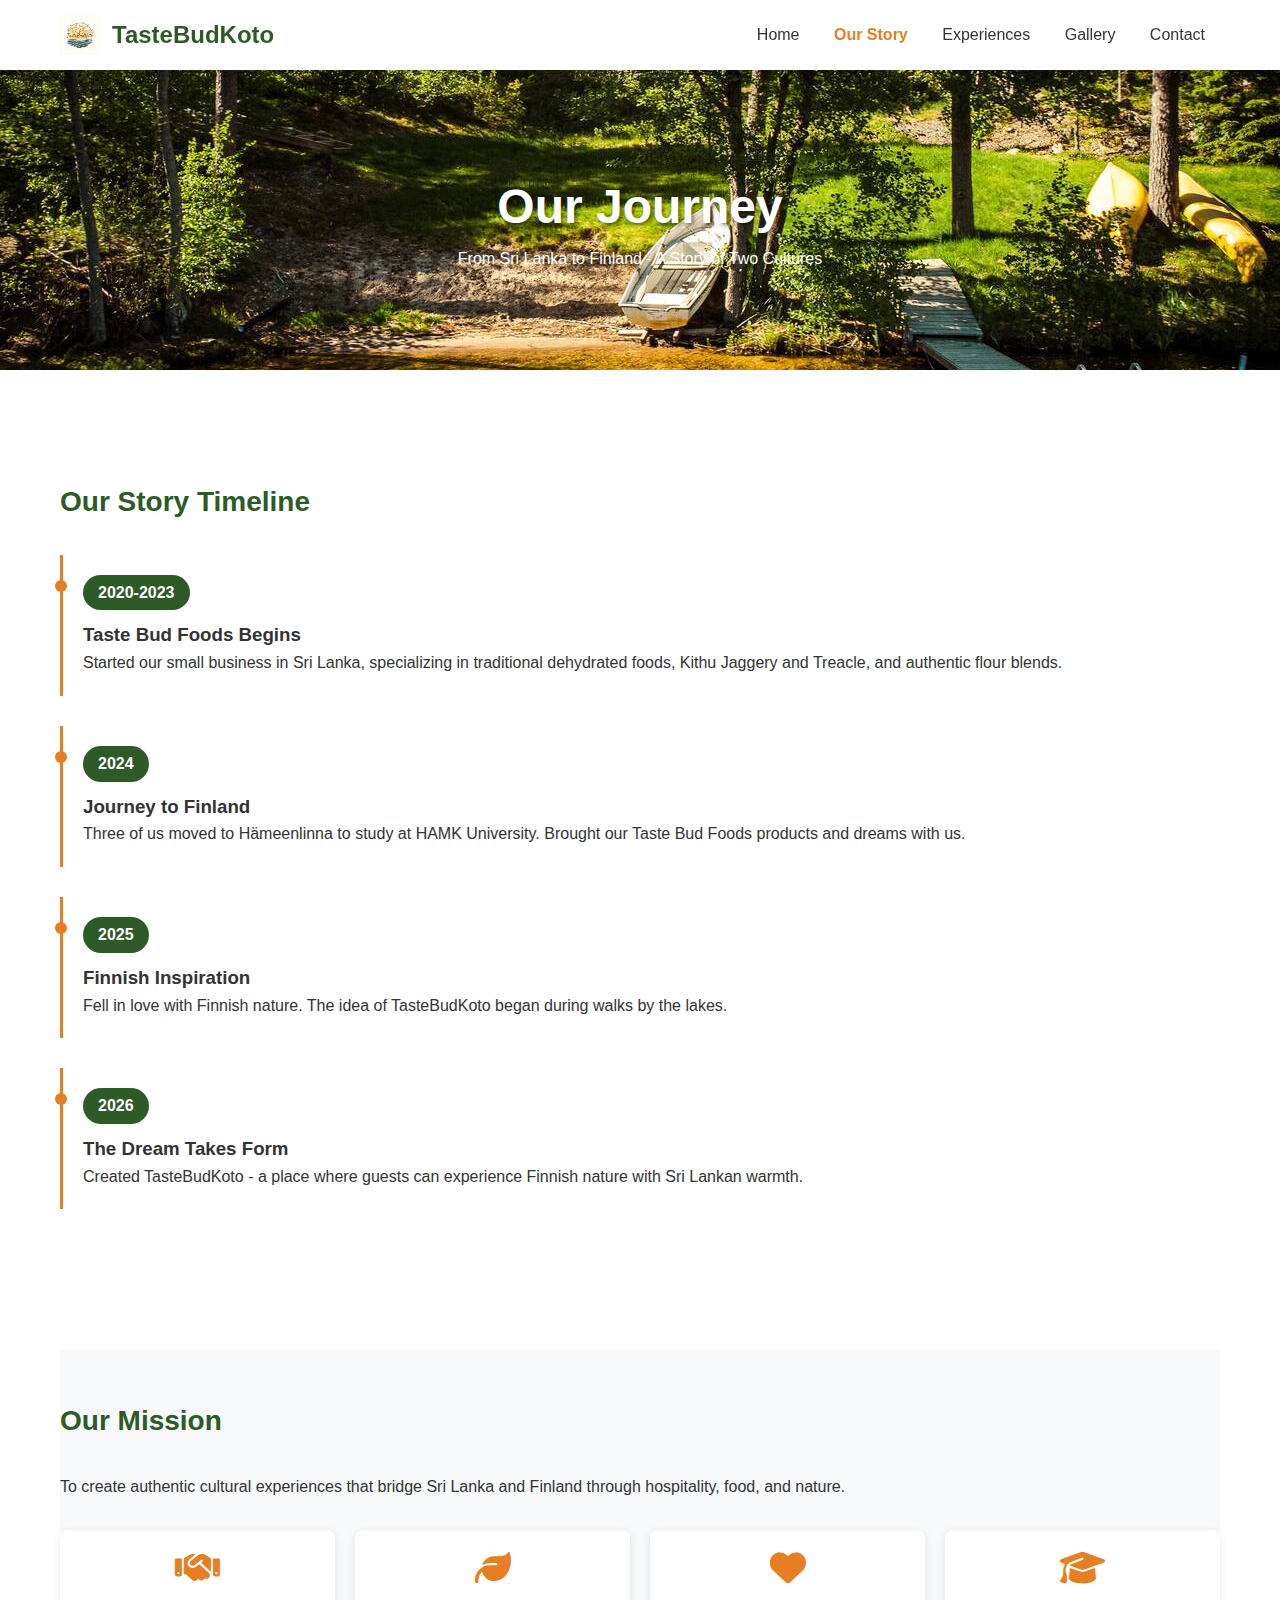
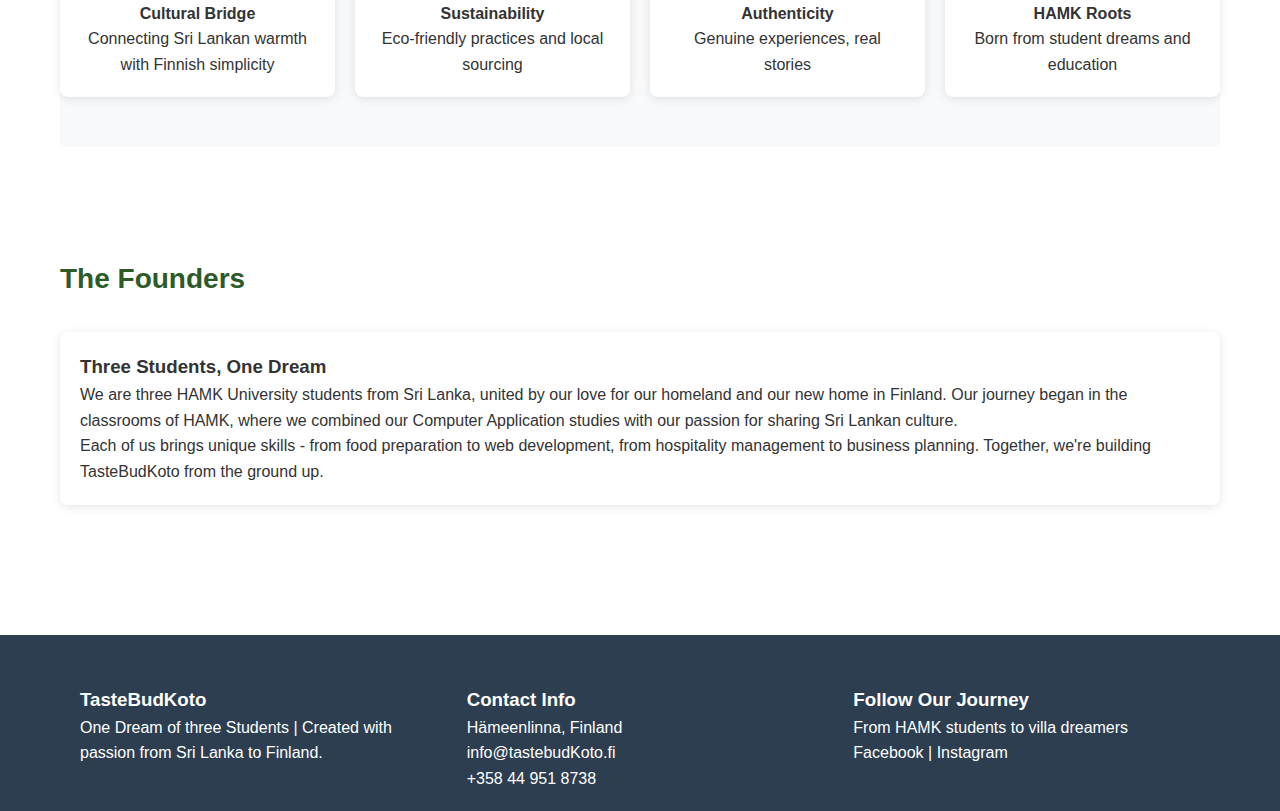
<file: about.html>
<!DOCTYPE html>
<html lang="en">
<head>
    <meta charset="UTF-8">
    <meta name="viewport" content="width=device-width, initial-scale=1.0">
    <title>Our Story - TasteBudKoto</title>
    <link rel="stylesheet" href="css/style.css">
    <link rel="stylesheet" href="css/about.css">
    <link rel="stylesheet" href="https://cdnjs.cloudflare.com/ajax/libs/font-awesome/6.4.0/css/all.min.css">
</head>
<body>
    <!-- Navigation -->
    <nav>
        <div class="nav-container">
            <a href="index.html" class="logo">
                <img src="images/logo.png" alt="TasteBudKoto Logo" class="logo-img">
                <span>TasteBudKoto</span>
            </a>
            <div class="nav-links">
                <a href="index.html">Home</a>
                <a href="about.html" style="color: #e67e22; font-weight: bold;">Our Story</a>
                <a href="experiences.html">Experiences</a>
                <a href="gallery.html">Gallery</a>
                <a href="contact.html">Contact</a>
            </div>
        </div>
    </nav>

    <!-- Page Header -->
    <header class="page-header">
        <div>
            <h1>Our Journey</h1>
            <p>From Sri Lanka to Finland - A Story of Two Cultures</p>
        </div>
    </header>

    <!-- Main Content -->
    <div class="container">
        <!-- Timeline Section -->
        <section class="timeline">
            <h2>Our Story Timeline</h2>
            
            <div class="timeline-item">
                <div class="timeline-date">2020-2023</div>
                <h3>Taste Bud Foods Begins</h3>
                <p>Started our small business in Sri Lanka, specializing in traditional dehydrated foods, Kithu Jaggery and Treacle, and authentic flour blends.</p>
            </div>
            
            <div class="timeline-item">
                <div class="timeline-date">2024</div>
                <h3>Journey to Finland</h3>
                <p>Three of us moved to Hämeenlinna to study at HAMK University. Brought our Taste Bud Foods products and dreams with us.</p>
            </div>
            
            <div class="timeline-item">
                <div class="timeline-date">2025</div>
                <h3>Finnish Inspiration</h3>
                <p>Fell in love with Finnish nature. The idea of TasteBudKoto began during walks by the lakes.</p>
            </div>
            
            <div class="timeline-item">
                <div class="timeline-date">2026</div>
                <h3>The Dream Takes Form</h3>
                <p>Created TasteBudKoto - a place where guests can experience Finnish nature with Sri Lankan warmth.</p>
            </div>
        </section>

        <!-- Mission Section -->
        <section class="mission-section">
            <h2>Our Mission</h2>
            <p>To create authentic cultural experiences that bridge Sri Lanka and Finland through hospitality, food, and nature.</p>
            
            <div class="values-grid">
                <div class="value-item">
                    <i class="fas fa-handshake"></i>
                    <h4>Cultural Bridge</h4>
                    <p>Connecting Sri Lankan warmth with Finnish simplicity</p>
                </div>
                
                <div class="value-item">
                    <i class="fas fa-leaf"></i>
                    <h4>Sustainability</h4>
                    <p>Eco-friendly practices and local sourcing</p>
                </div>
                
                <div class="value-item">
                    <i class="fas fa-heart"></i>
                    <h4>Authenticity</h4>
                    <p>Genuine experiences, real stories</p>
                </div>
                
                <div class="value-item">
                    <i class="fas fa-graduation-cap"></i>
                    <h4>HAMK Roots</h4>
                    <p>Born from student dreams and education</p>
                </div>
            </div>
        </section>

        <!-- Founders Section -->
        <section class="founders">
            <h2>The Founders</h2>
            <div class="founder-card">
                <h3>Three Students, One Dream</h3>
                <p>We are three HAMK University students from Sri Lanka, united by our love for our homeland and our new home in Finland. Our journey began in the classrooms of HAMK, where we combined our Computer Application studies with our passion for sharing Sri Lankan culture.</p>
                <p>Each of us brings unique skills - from food preparation to web development, from hospitality management to business planning. Together, we're building TasteBudKoto from the ground up.</p>
            </div>
        </section>
    </div>

    <!-- Footer -->
    <footer>
        <div class="footer-content">
            <div class="footer-section">
                <h3>TasteBudKoto</h3>
                <p>One Dream of three Students | Created with passion from Sri Lanka to Finland.</p>
            </div>
            
            <div class="footer-section">
                <h3>Contact Info</h3>
                <p>Hämeenlinna, Finland</p>
                <p>info@tastebudKoto.fi</p>
                <p>+358 44 951 8738</p>
            </div>
            
            <div class="footer-section">
                <h3>Follow Our Journey</h3>
                <p>From HAMK students to villa dreamers</p>
                <p>Facebook | Instagram</p>
            </div>
        </div>
    </footer>
</body>
</html>
</file>
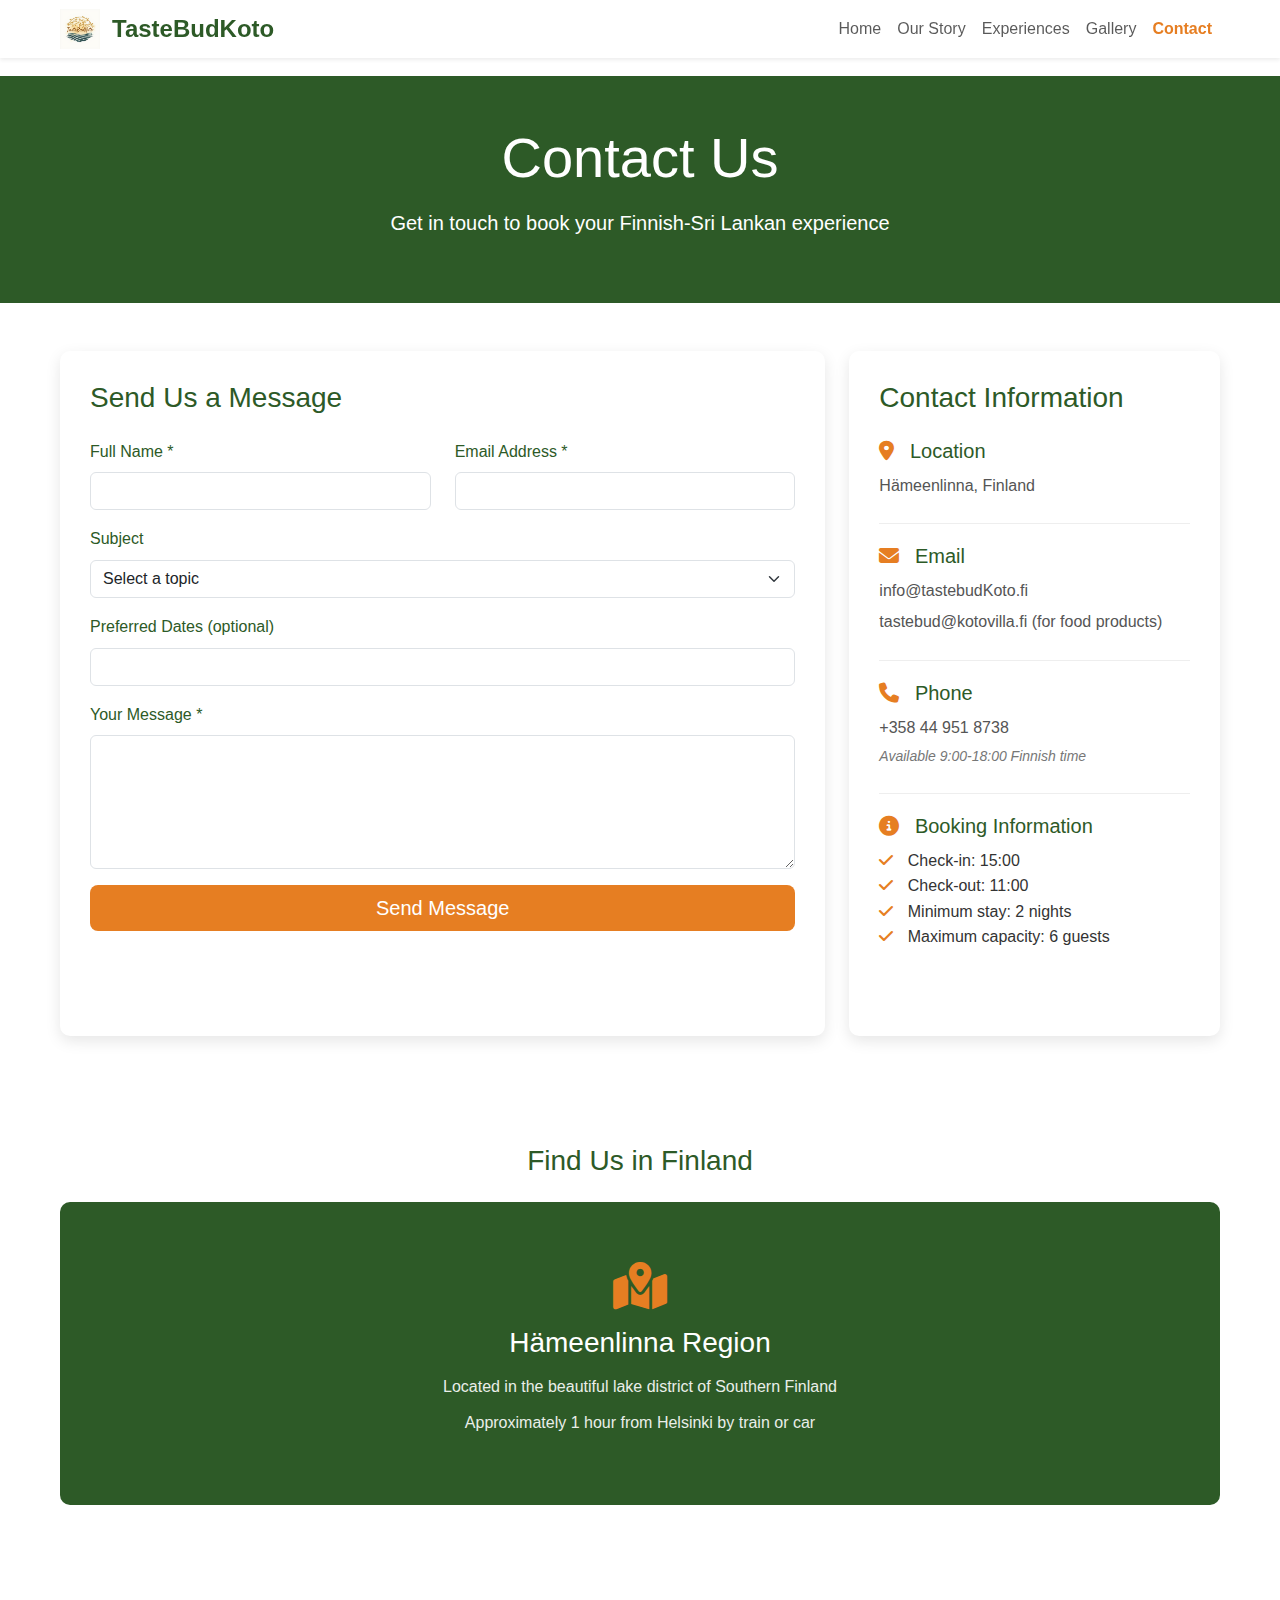
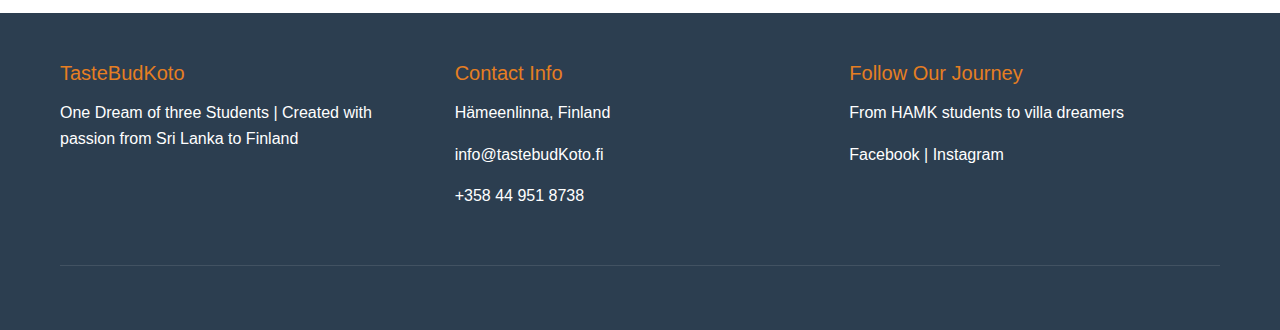
<file: contact.html>
<!DOCTYPE html>
<html lang="en">
<head>
    <meta charset="UTF-8">
    <meta name="viewport" content="width=device-width, initial-scale=1.0">
    <title>Contact - TasteBudKoto</title>
    <!-- Bootstrap CSS -->
    <link href="https://cdn.jsdelivr.net/npm/bootstrap@5.3.0/dist/css/bootstrap.min.css" rel="stylesheet">
    <!-- External CSS files -->
    <link rel="stylesheet" href="css/style.css">
    <link rel="stylesheet" href="css/contact.css">
    <!-- Font Awesome for icons -->
    <link rel="stylesheet" href="https://cdnjs.cloudflare.com/ajax/libs/font-awesome/6.4.0/css/all.min.css">
</head>
<body>
    <!-- Navigation using Bootstrap navbar -->
    <nav class="navbar navbar-expand-lg navbar-light bg-white fixed-top shadow-sm">
        <div class="container">
            <a href="index.html" class="logo">
                <img src="images/logo.png" alt="TasteBudKoto Logo" class="logo-img">
                <span>TasteBudKoto</span>
            </a>
            <div class="navbar-nav">
                <a class="nav-link" href="index.html">Home</a>
                <a class="nav-link" href="about.html">Our Story</a>
                <a class="nav-link" href="experiences.html">Experiences</a>
                <a class="nav-link" href="gallery.html">Gallery</a>
                <a class="nav-link active text-orange fw-bold" href="contact.html">Contact</a>
            </div>
        </div>
    </nav>

    <!-- Page Header -->
    <header class="page-header bg-green text-white text-center py-5 mt-5">
        <div class="container">
            <h1 class="display-4 mb-3">Contact Us</h1>
            <p class="lead">Get in touch to book your Finnish-Sri Lankan experience</p>
        </div>
    </header>

    <!-- Main Content -->
    <main class="container my-5">
        <!-- Contact Form and Info -->
        <div class="row g-4">
            <!-- Contact Form -->
            <div class="col-lg-8">
                <div class="contact-card">
                    <h2 class="text-green mb-4">Send Us a Message</h2>
                    <form>
                        <div class="row mb-3">
                            <div class="col-md-6">
                                <label for="name" class="form-label text-green">Full Name *</label>
                                <input type="text" class="form-control" id="name" required>
                            </div>
                            <div class="col-md-6">
                                <label for="email" class="form-label text-green">Email Address *</label>
                                <input type="email" class="form-control" id="email" required>
                            </div>
                        </div>
                        
                        <div class="mb-3">
                            <label for="subject" class="form-label text-green">Subject</label>
                            <select class="form-select" id="subject">
                                <option value="">Select a topic</option>
                                <option value="booking">Booking Inquiry</option>
                                <option value="food">Food Products</option>
                                <option value="experience">Experience Questions</option>
                                <option value="other">Other</option>
                            </select>
                        </div>
                        
                        <div class="mb-3">
                            <label for="dates" class="form-label text-green">Preferred Dates (optional)</label>
                            <input type="text" class="form-control" id="dates" >
                        </div>
                        
                        <div class="mb-3">
                            <label for="message" class="form-label text-green">Your Message *</label>
                            <textarea class="form-control" id="message" rows="5" required></textarea>
                        </div>
                        
                        <button type="submit" class="btn btn-orange btn-lg w-100">Send Message</button>
                    </form>
                </div>
            </div>

            <!-- Contact Information -->
            <div class="col-lg-4">
                <div class="contact-card">
                    <h3 class="text-green mb-4">Contact Information</h3>
                    
                    <div class="contact-item">
                        <h5 class="text-green"><i class="fas fa-map-marker-alt"></i> Location</h5>
                        <p>Hämeenlinna, Finland</p>
                    </div>
                    
                    <div class="contact-item">
                        <h5 class="text-green"><i class="fas fa-envelope"></i> Email</h5>
                        <p>info@tastebudKoto.fi</p>
                        <p>tastebud@kotovilla.fi (for food products)</p>
                    </div>
                    
                    <div class="contact-item">
                        <h5 class="text-green"><i class="fas fa-phone"></i> Phone</h5>
                        <p>+358 44 951 8738</p>
                        <p class="small">Available 9:00-18:00 Finnish time</p>
                    </div>
                    
                    <div class="contact-item">
                        <h5 class="text-green"><i class="fas fa-info-circle"></i> Booking Information</h5>
                        <ul class="list-unstyled">
                            <li><i class="fas fa-check text-orange"></i> Check-in: 15:00</li>
                            <li><i class="fas fa-check text-orange"></i> Check-out: 11:00</li>
                            <li><i class="fas fa-check text-orange"></i> Minimum stay: 2 nights</li>
                            <li><i class="fas fa-check text-orange"></i> Maximum capacity: 6 guests</li>
                        </ul>
                    </div>
                </div>
            </div>
        </div>

        <!-- Map Section -->
        <section class="my-5">
            <h2 class="text-center text-green mb-4">Find Us in Finland</h2>
            <div class="map-placeholder text-center">
                <i class="fas fa-map-marked-alt fa-3x mb-3"></i>
                <h3>Hämeenlinna Region</h3>
                <p>Located in the beautiful lake district of Southern Finland</p>
                <p>Approximately 1 hour from Helsinki by train or car</p>
            </div>
        </section>
    </main>

    <!-- Footer -->
    <footer class="py-5 mt-5">
        <div class="container">
            <div class="row">
                <div class="col-md-4 mb-4">
                    <h5>TasteBudKoto</h5>
                    <p>One Dream of three Students | Created with passion from Sri Lanka to Finland</p>
                </div>
                <div class="col-md-4 mb-4">
                    <h5>Contact Info</h5>
                    <p>Hämeenlinna, Finland</p>
                    <p>info@tastebudKoto.fi</p>
                    <p>+358 44 951 8738</p>
                </div>
                <div class="col-md-4 mb-4">
                    <h5>Follow Our Journey</h5>
                    <p>From HAMK students to villa dreamers</p>
                    <p>Facebook | Instagram</p>
                </div>
            </div>
            <hr class="bg-light">
        </div>
    </footer>

    <!-- Bootstrap JS -->
    <script src="https://cdn.jsdelivr.net/npm/bootstrap@5.3.0/dist/js/bootstrap.bundle.min.js"></script>
</body>
</html>
</file>
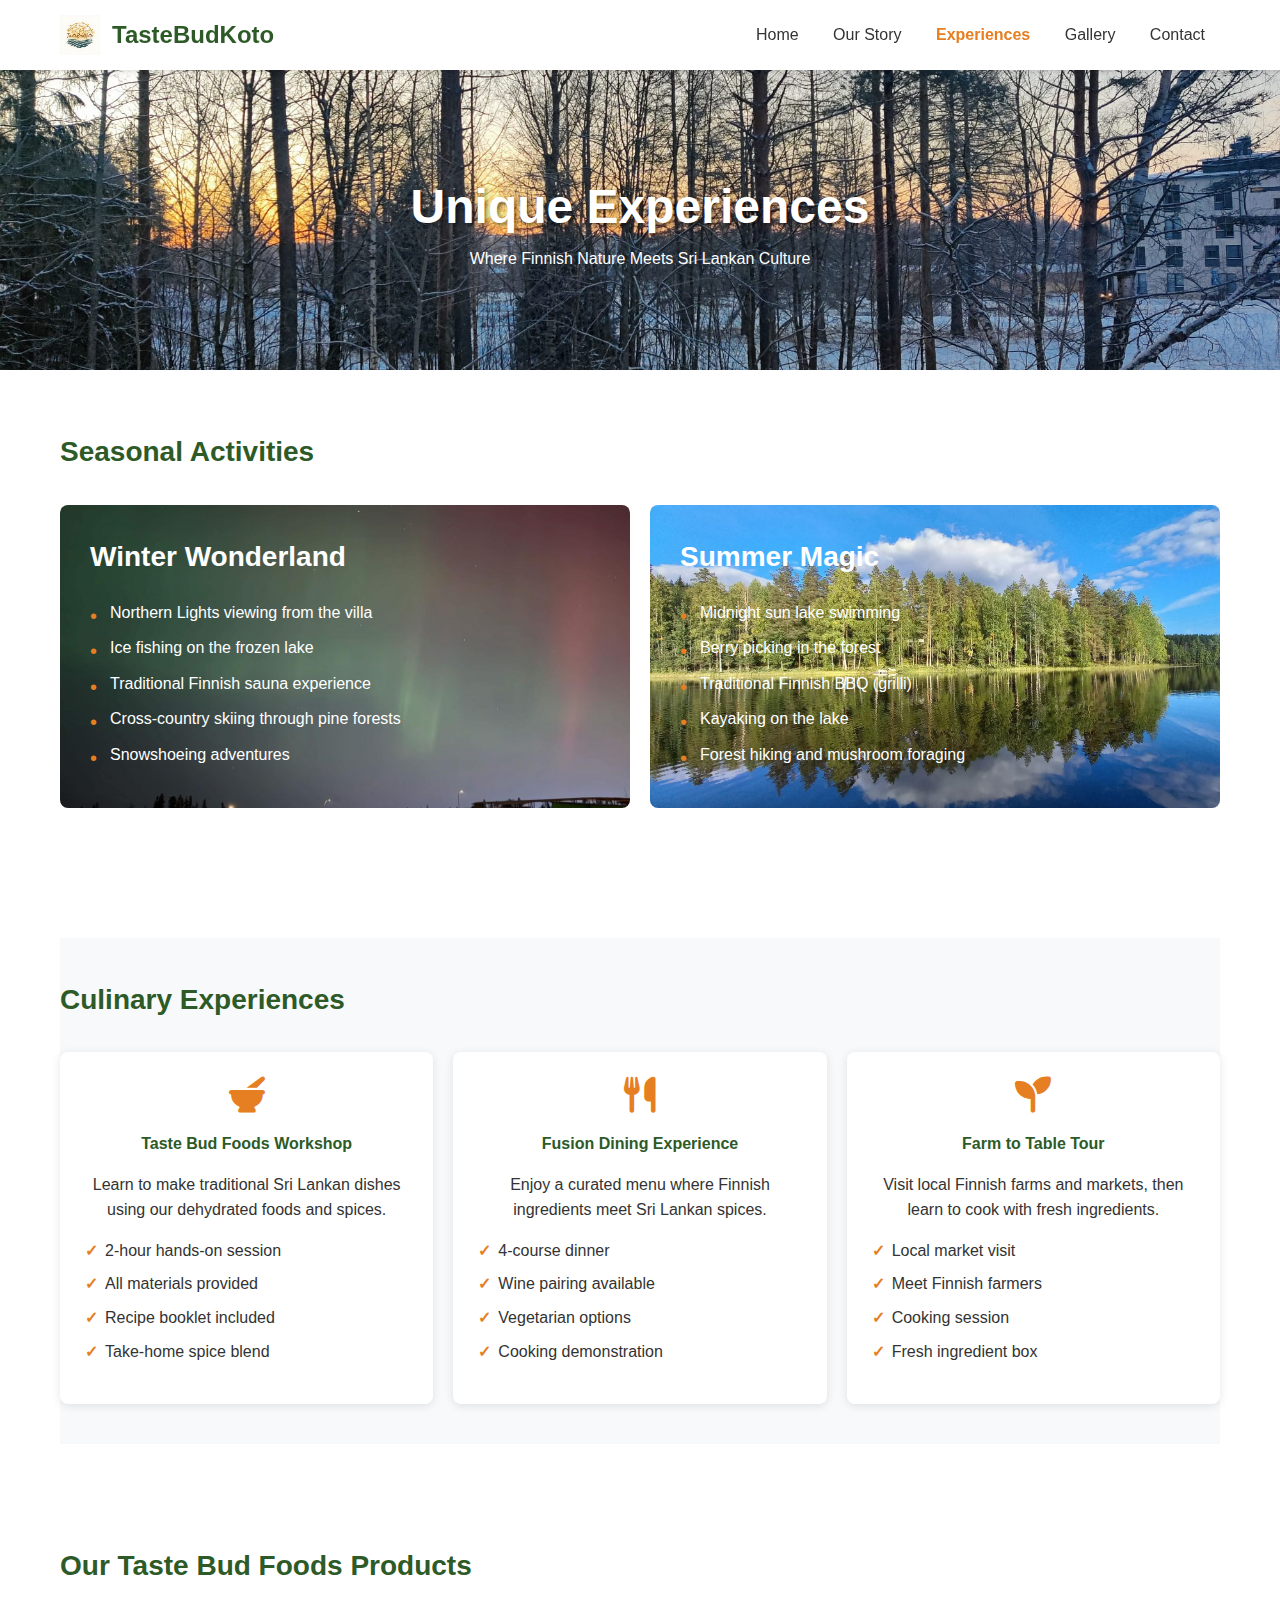
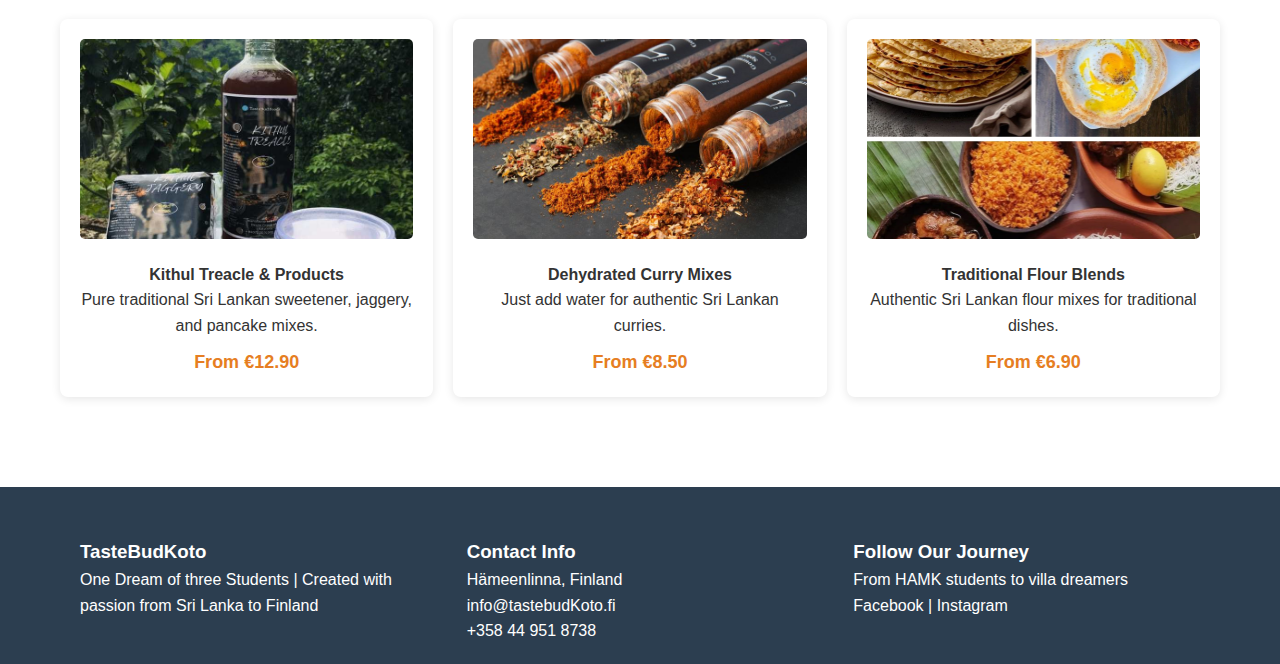
<file: experiences.html>
<!DOCTYPE html>
<html lang="en">
<head>
    <meta charset="UTF-8">
    <meta name="viewport" content="width=device-width, initial-scale=1.0">
    <title>Experiences - TasteBudKoto</title>
    <link rel="stylesheet" href="css/style.css">
    <link rel="stylesheet" href="css/experiences.css">
    <link rel="stylesheet" href="https://cdnjs.cloudflare.com/ajax/libs/font-awesome/6.4.0/css/all.min.css">
</head>
<body>
    <!-- Navigation -->
    <nav>
        <div class="nav-container">
            <a href="index.html" class="logo">
                <img src="images/logo.png" alt="TasteBudKoto Logo" class="logo-img">
                <span>TasteBudKoto</span>
            </a>
            <div class="nav-links">
                <a href="index.html">Home</a>
                <a href="about.html">Our Story</a>
                <a href="experiences.html" style="color: #e67e22; font-weight: bold;">Experiences</a>
                <a href="gallery.html">Gallery</a>
                <a href="contact.html">Contact</a>
            </div>
        </div>
    </nav>

    <!-- Page Header -->
    <header class="page-header">
        <div>
            <h1>Unique Experiences</h1>
            <p>Where Finnish Nature Meets Sri Lankan Culture</p>
        </div>
    </header>

    <!-- Main Content -->
    <div class="container">
        <!-- Seasonal Experiences -->
        <section>
            <h2>Seasonal Activities</h2>
            <div class="season-cards">
                <div class="season-card winter-card">
                    <h3>Winter Wonderland</h3>
                    <ul>
                        <li>Northern Lights viewing from the villa</li>
                        <li>Ice fishing on the frozen lake</li>
                        <li>Traditional Finnish sauna experience</li>
                        <li>Cross-country skiing through pine forests</li>
                        <li>Snowshoeing adventures</li>
                    </ul>
                </div>
                
                <div class="season-card summer-card">
                    <h3>Summer Magic</h3>
                    <ul>
                        <li>Midnight sun lake swimming</li>
                        <li>Berry picking in the forest</li>
                        <li>Traditional Finnish BBQ (grilli)</li>
                        <li>Kayaking on the lake</li>
                        <li>Forest hiking and mushroom foraging</li>
                    </ul>
                </div>
            </div>
        </section>

        <!-- Culinary Experiences -->
        <section class="culinary-section">
            <h2>Culinary Experiences</h2>
            <div class="culinary-cards">
                <div class="culinary-card">
                    <div class="culinary-icon">
                        <i class="fas fa-mortar-pestle" style="font-size: 36px; color: #e67e22;"></i>
                    </div>
                    <h4>Taste Bud Foods Workshop</h4>
                    <p>Learn to make traditional Sri Lankan dishes using our dehydrated foods and spices.</p>
                    <ul>
                        <li>2-hour hands-on session</li>
                        <li>All materials provided</li>
                        <li>Recipe booklet included</li>
                        <li>Take-home spice blend</li>
                    </ul>
                </div>
                
                <div class="culinary-card">
                    <div class="culinary-icon">
                        <i class="fas fa-utensils" style="font-size: 36px; color: #e67e22;"></i>
                    </div>
                    <h4>Fusion Dining Experience</h4>
                    <p>Enjoy a curated menu where Finnish ingredients meet Sri Lankan spices.</p>
                    <ul>
                        <li>4-course dinner</li>
                        <li>Wine pairing available</li>
                        <li>Vegetarian options</li>
                        <li>Cooking demonstration</li>
                    </ul>
                </div>
                
                <div class="culinary-card">
                    <div class="culinary-icon">
                        <i class="fas fa-seedling" style="font-size: 36px; color: #e67e22;"></i>
                    </div>
                    <h4>Farm to Table Tour</h4>
                    <p>Visit local Finnish farms and markets, then learn to cook with fresh ingredients.</p>
                    <ul>
                        <li>Local market visit</li>
                        <li>Meet Finnish farmers</li>
                        <li>Cooking session</li>
                        <li>Fresh ingredient box</li>
                    </ul>
                </div>
            </div>
        </section>

        <!-- Taste Bud Foods Products -->
        <section>
            <h2>Our Taste Bud Foods Products</h2>
            <div class="product-cards">
                <div class="product-card">
                    <img src="images/kithul-pani.jpg" alt="Kithul Products" class="product-image">
                    <h4>Kithul Treacle & Products</h4>
                    <p>Pure traditional Sri Lankan sweetener, jaggery, and pancake mixes.</p>
                    <div class="price">From €12.90</div>
                </div>
                
                <div class="product-card">
                    <img src="images/Spices-villa.jpg" alt="Curry Mixes" class="product-image">
                    <h4>Dehydrated Curry Mixes</h4>
                    <p>Just add water for authentic Sri Lankan curries.</p>
                    <div class="price">From €8.50</div>
                </div>
                
                <div class="product-card">
                    <img src="images/Food-villa.jpg" alt="Flour Blends" class="product-image">
                    <h4>Traditional Flour Blends</h4>
                    <p>Authentic Sri Lankan flour mixes for traditional dishes.</p>
                    <div class="price">From €6.90</div>
                </div>
            </div>
        </section>
    </div>

    <!-- Footer -->
    <footer>
        <div class="footer-content">
            <div class="footer-section">
                <h3>TasteBudKoto</h3>
                <p>One Dream of three Students | Created with passion from Sri Lanka to Finland</p>
            </div>
            
            <div class="footer-section">
                <h3>Contact Info</h3>
                <p>Hämeenlinna, Finland</p>
                <p>info@tastebudKoto.fi</p>
                <p>+358 44 951 8738</p>
            </div>
            
            <div class="footer-section">
                <h3>Follow Our Journey</h3>
                <p>From HAMK students to villa dreamers</p>
                <p>Facebook | Instagram</p>
            </div>
        </div>
    </footer>
</body>
</html>
</file>
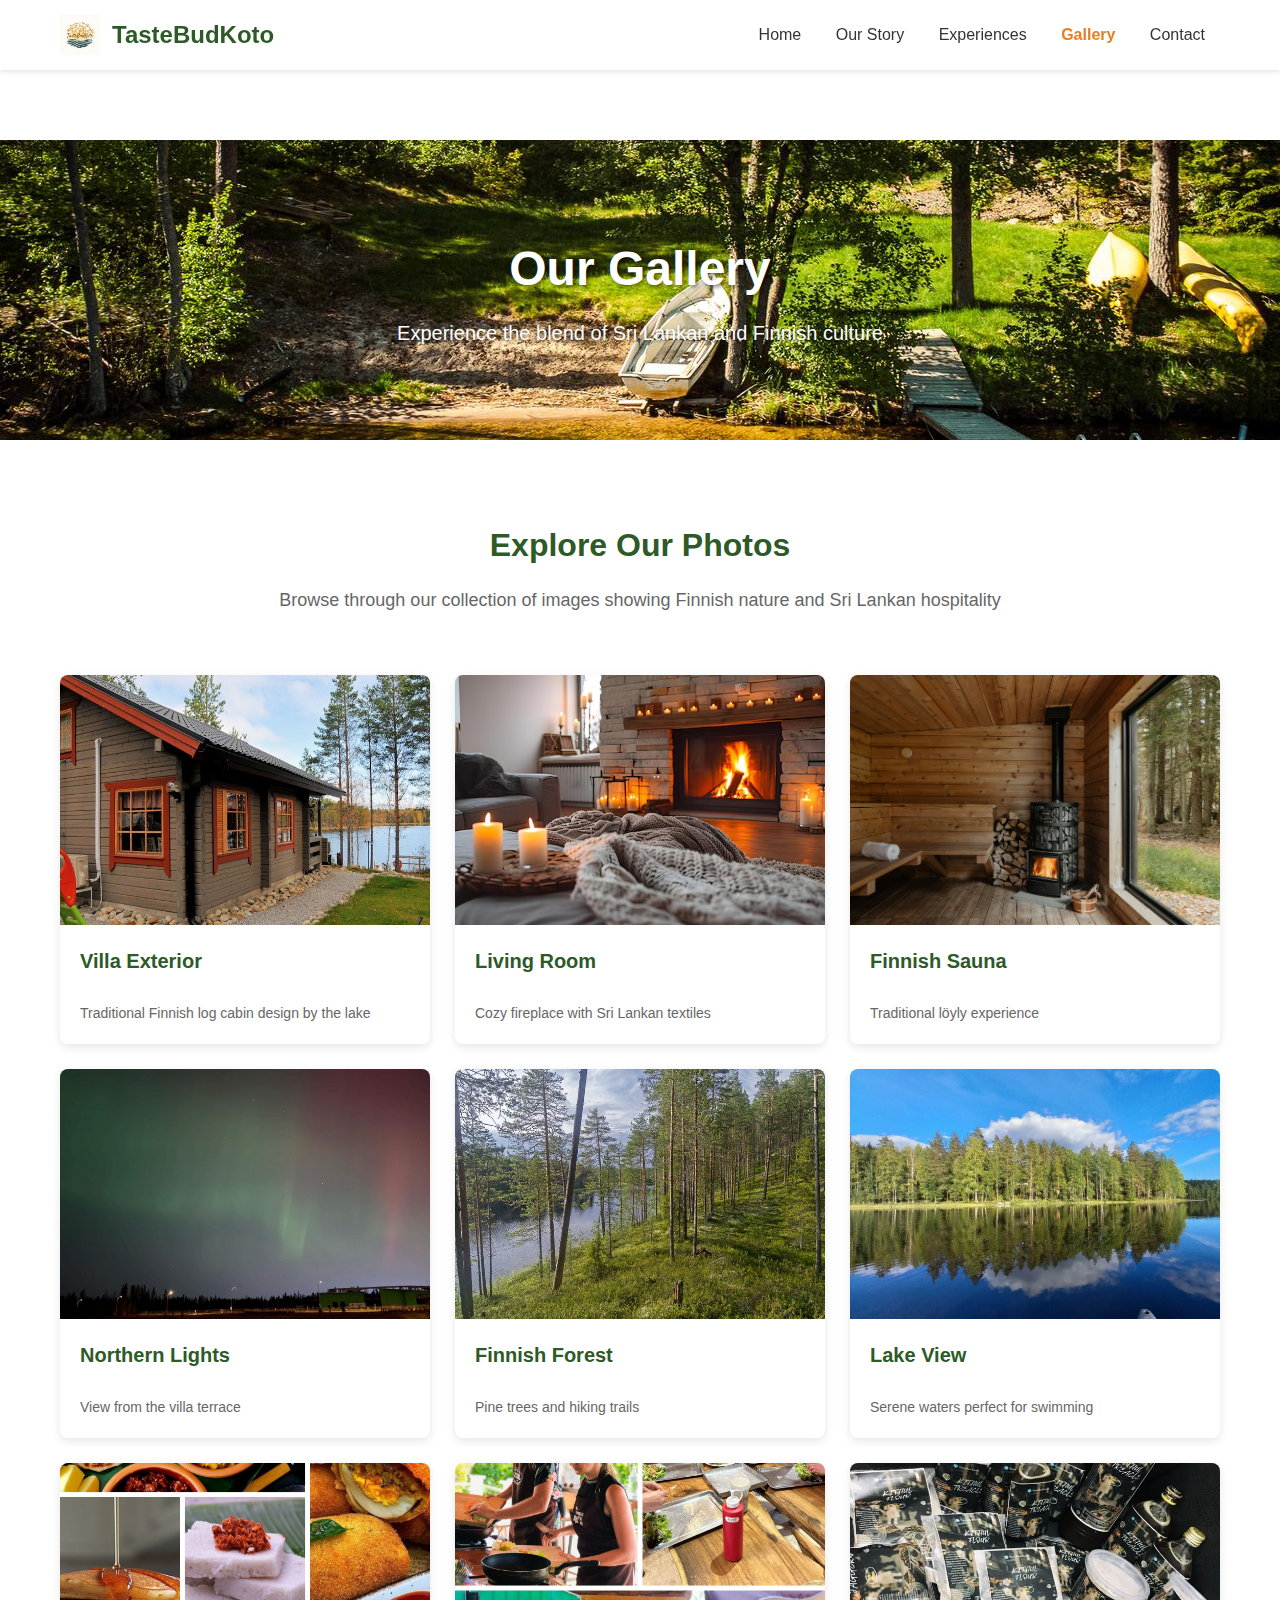
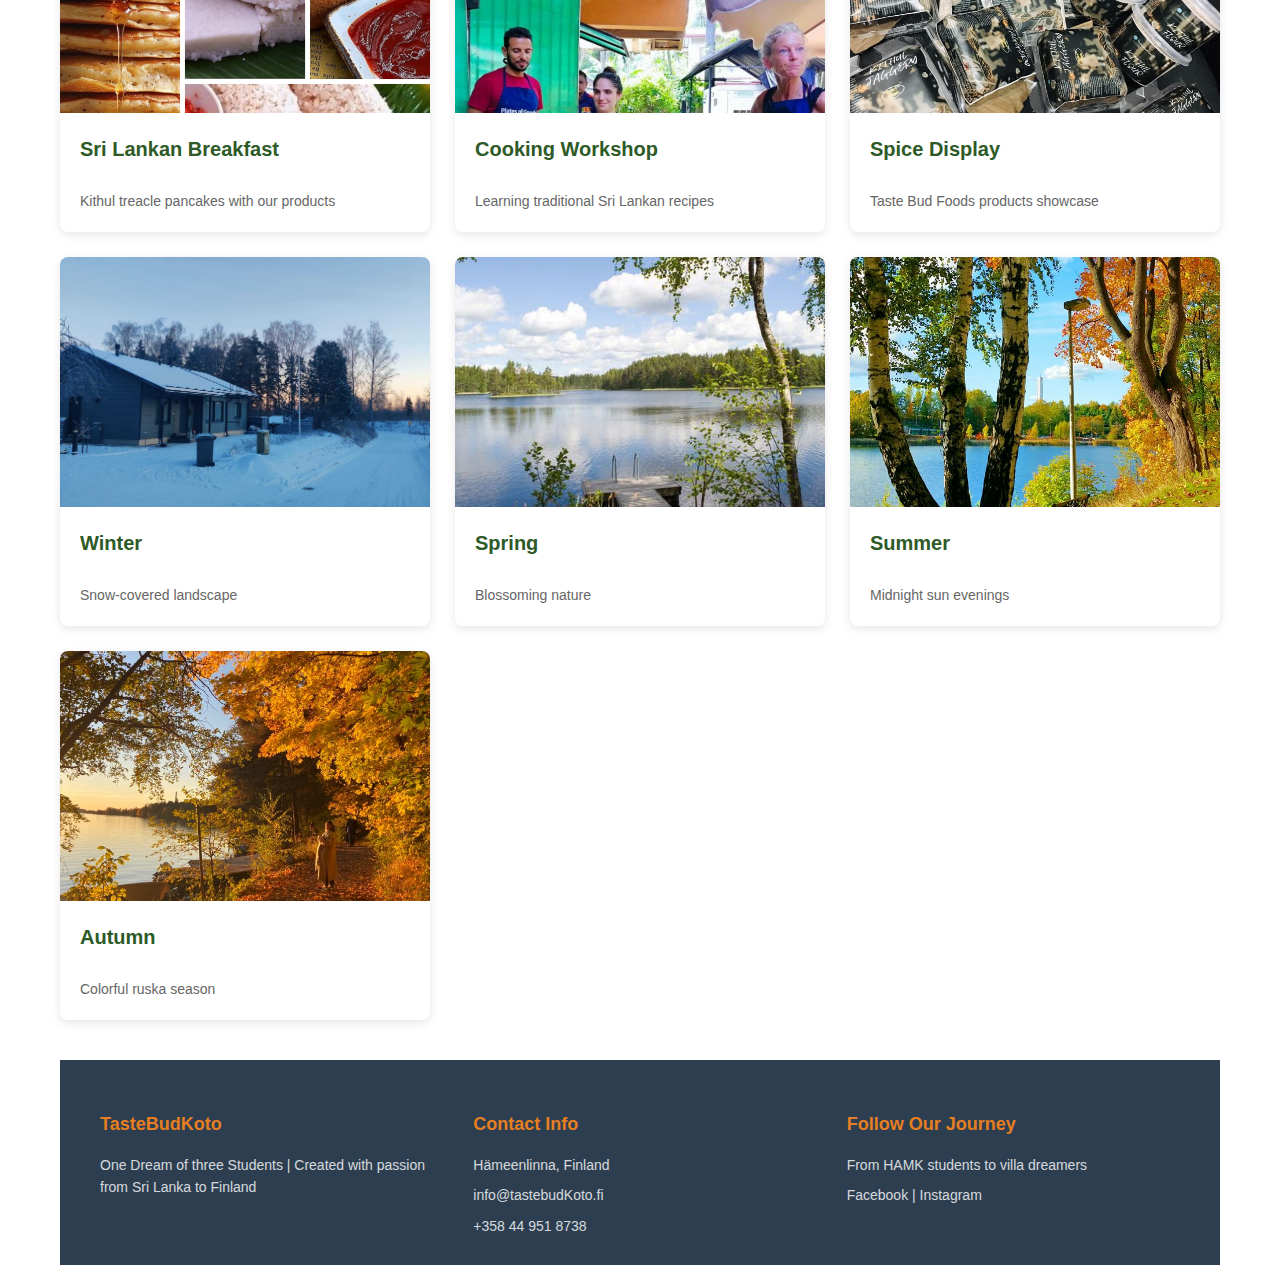
<file: gallery.html>
<!DOCTYPE html>
<html lang="en">
<head>
    <meta charset="UTF-8">
    <meta name="viewport" content="width=device-width, initial-scale=1.0">
    <title>Gallery - TasteBudKoto</title>
    <!-- External CSS files -->
    <link rel="stylesheet" href="css/style.css">
    <link rel="stylesheet" href="css/gallery.css">
</head>
<body>
    <!-- Navigation -->
    <nav>
        <div class="nav-container">
            <a href="index.html" class="logo">
                <img src="images/logo.png" alt="TasteBudKoto Logo" class="logo-img">
                <span>TasteBudKoto</span>
            </a>
            <div class="nav-links">
                <a href="index.html">Home</a>
                <a href="about.html">Our Story</a>
                <a href="experiences.html">Experiences</a>
                <a href="gallery.html" style="color: #e67e22; font-weight: bold;">Gallery</a>
                <a href="contact.html">Contact</a>
            </div>
        </div>
    </nav>

    <!-- Page Header -->
    <header class="page-header">
        <div>
            <h1>Our Gallery</h1>
            <p>Experience the blend of Sri Lankan and Finnish culture</p>
        </div>
    </header>

    <!-- Main Content -->
    <div class="container">
        <!-- Gallery Introduction -->
        <div class="gallery-intro">
            <h2>Explore Our Photos</h2>
            <p>Browse through our collection of images showing Finnish nature and Sri Lankan hospitality</p>
        </div>

        <!-- Gallery Grid -->
        <div class="gallery-grid">
            <!-- Villa Images -->
            <div class="gallery-card">
                <div class="image-container">
                    <img src="images/Summer_Cottage.jpg" alt="Villa Exterior" class="gallery-image">
                </div>
                <div class="card-content">
                    <h3>Villa Exterior</h3>
                    <p>Traditional Finnish log cabin design by the lake</p>
                </div>
            </div>
            
            <div class="gallery-card">
                <div class="image-container">
                    <img src="images/CoZy-room.avif" alt="Living Room" class="gallery-image">
                </div>
                <div class="card-content">
                    <h3>Living Room</h3>
                    <p>Cozy fireplace with Sri Lankan textiles</p>
                </div>
            </div>
            
            <div class="gallery-card">
                <div class="image-container">
                    <img src="images/sauna.jpg" alt="Finnish Sauna" class="gallery-image">
                </div>
                <div class="card-content">
                    <h3>Finnish Sauna</h3>
                    <p>Traditional löyly experience</p>
                </div>
            </div>

            <!-- Nature Images -->
            <div class="gallery-card">
                <div class="image-container">
                    <img src="images/Nothern-light.jpeg" alt="Northern Lights" class="gallery-image">
                </div>
                <div class="card-content">
                    <h3>Northern Lights</h3>
                    <p>View from the villa terrace</p>
                </div>
            </div>
            
            <div class="gallery-card">
                <div class="image-container">
                    <img src="images/forest-pine.jpg" alt="Finnish Forest" class="gallery-image">
                </div>
                <div class="card-content">
                    <h3>Finnish Forest</h3>
                    <p>Pine trees and hiking trails</p>
                </div>
            </div>
            
            <div class="gallery-card">
                <div class="image-container">
                    <img src="images/lake-view.jpg" alt="Lake View" class="gallery-image">
                </div>
                <div class="card-content">
                    <h3>Lake View</h3>
                    <p>Serene waters perfect for swimming</p>
                </div>
            </div>

            <!-- Food Images -->
            <div class="gallery-card">
                <div class="image-container">
                    <img src="images/breakfast.jpg" alt="Sri Lankan Breakfast" class="gallery-image">
                </div>
                <div class="card-content">
                    <h3>Sri Lankan Breakfast</h3>
                    <p>Kithul treacle pancakes with our products</p>
                </div>
            </div>
            
            <div class="gallery-card">
                <div class="image-container">
                    <img src="images/cooking.jpg" alt="Cooking Workshop" class="gallery-image">
                </div>
                <div class="card-content">
                    <h3>Cooking Workshop</h3>
                    <p>Learning traditional Sri Lankan recipes</p>
                </div>
            </div>
            
            <div class="gallery-card">
                <div class="image-container">
                    <img src="images/product.jpeg" alt="Spice Display" class="gallery-image">
                </div>
                <div class="card-content">
                    <h3>Spice Display</h3>
                    <p>Taste Bud Foods products showcase</p>
                </div>
            </div>

            <!-- Seasons Images -->
            <div class="gallery-card">
                <div class="image-container">
                    <img src="images/villa-hero.jpg" alt="Winter" class="gallery-image">
                </div>
                <div class="card-content">
                    <h3>Winter</h3>
                    <p>Snow-covered landscape</p>
                </div>
            </div>
            
            <div class="gallery-card">
                <div class="image-container">
                    <img src="images/spring.jpg" alt="Spring" class="gallery-image">
                </div>
                <div class="card-content">
                    <h3>Spring</h3>
                    <p>Blossoming nature</p>
                </div>
            </div>
            
            <div class="gallery-card">
                <div class="image-container">
                    <img src="images/summer.jpeg" alt="Summer" class="gallery-image">
                </div>
                <div class="card-content">
                    <h3>Summer</h3>
                    <p>Midnight sun evenings</p>
                </div>
            </div>
            
            <div class="gallery-card">
                <div class="image-container">
                    <img src="images/autumn.jpeg" alt="Autumn" class="gallery-image">
                </div>
                <div class="card-content">
                    <h3>Autumn</h3>
                    <p>Colorful ruska season</p>
                </div>
            </div>
        </div>

    <!-- Footer -->
    <footer>
        <div class="footer-content">
            <div class="footer-section">
                <h3>TasteBudKoto</h3>
                <p>One Dream of three Students | Created with passion from Sri Lanka to Finland</p>
            </div>
            
            <div class="footer-section">
                <h3>Contact Info</h3>
                <p>Hämeenlinna, Finland</p>
                <p>info@tastebudKoto.fi</p>
                <p>+358 44 951 8738</p>
            </div>
            
            <div class="footer-section">
                <h3>Follow Our Journey</h3>
                <p>From HAMK students to villa dreamers</p>
                <p>Facebook | Instagram</p>
            </div>
        </div>
    </footer>
</body>
</html>
</file>
<file: css/about.css>
/* Page Header */
.page-header {
    background: url('../images/Nature-koti.jpeg') center/cover no-repeat;
    height: 300px;
    display: flex;
    align-items: center;
    justify-content: center;
    text-align: center;
    color: white;
}

.page-header h1 {
    font-size: 48px;
    text-shadow: 2px 2px 4px rgba(0,0,0,0.5);
}

/* Timeline */
.timeline {
    margin: 50px 0;
}

/* css/about.css */

/* Page Header */
.page-header {
    background: url('../images/Nature-koti.jpeg') center/cover no-repeat;
    height: 300px;
    display: flex;
    align-items: center;
    justify-content: center;
    text-align: center;
    color: white;
}

.page-header h1 {
    font-size: 48px;
    text-shadow: 2px 2px 4px rgba(0,0,0,0.5);
}

/* Timeline */
.timeline {
    margin: 50px 0;
}

.timeline-item {
    margin: 30px 0;
    padding: 20px;
    border-left: 3px solid #e67e22;
    position: relative;
}

.timeline-item:before {
    content: '';
    position: absolute;
    left: -8px;
    top: 25px;
    width: 12px;
    height: 12px;
    background: #e67e22;
    border-radius: 50%;
}

.timeline-date {
    background: #2d5a27;
    color: white;
    padding: 5px 15px;
    border-radius: 20px;
    display: inline-block;
    margin-bottom: 10px;
    font-weight: bold;
}

/* Mission Section */
.mission-section {
    background: #f8f9fa;
    padding: 50px 0;
    margin: 50px 0;
}

.values-grid {
    display: grid;
    grid-template-columns: repeat(auto-fit, minmax(250px, 1fr));
    gap: 20px;
    margin-top: 30px;
}

.value-item {
    background: white;
    padding: 20px;
    border-radius: 8px;
    box-shadow: 0 2px 10px rgba(0,0,0,0.1);
    text-align: center;
}

.value-item i {
    font-size: 36px;
    color: #e67e22;
    margin-bottom: 15px;
}

/* Founders */
.founders {
    margin: 50px 0;
}

.founder-card {
    background: white;
    border-radius: 8px;
    padding: 20px;
    margin: 20px 0;
    box-shadow: 0 2px 10px rgba(0,0,0,0.1);
}

/* About Page Responsive */
@media (max-width: 768px) {
    .page-header h1 {
        font-size: 36px;
    }
    
    .values-grid {
        grid-template-columns: 1fr;
    }
}
</file>
<file: css/contact.css>
/* Custom colors  */
.bg-green {
    background-color: #2d5a27 !important;
}

.text-green {
    color: #2d5a27 !important;
}

.text-orange {
    color: #e67e22 !important;
}

.btn-orange {
    background-color: #e67e22 !important;
    color: white !important;
    border: none !important;
}

.btn-orange:hover {
    background-color: #d35400 !important;
    color: white !important;
}


body {
    padding-top: 76px; 
}

/* Page Header */
.page-header {
    margin-top: 0 !important; 
}

/* Contact card  */
.contact-card {
    background-color: white;
    padding: 30px;
    border-radius: 10px;
    box-shadow: 0 5px 15px rgba(0,0,0,0.1);
    height: 100%;
}

.contact-item {
    margin-bottom: 20px;
    padding-bottom: 20px;
    border-bottom: 1px solid #eee;
}

.contact-item:last-child {
    border-bottom: none;
}

.contact-item i {
    color: #e67e22;
    margin-right: 10px;
}

.contact-item h5 {
    margin-bottom: 10px;
}

.contact-item p {
    margin-bottom: 5px;
    color: #555;
}

.contact-item .small {
    font-size: 14px;
    color: #777;
    font-style: italic;
    margin-top: 5px;
}

/* Map  */
.map-placeholder {
    background-color: #2d5a27;
    color: white;
    padding: 60px 20px;
    border-radius: 10px;
}

.map-placeholder i {
    color: #e67e22;
}

.map-placeholder h3 {
    color: white;
    margin-bottom: 15px;
}

.map-placeholder p {
    margin: 10px 0;
    opacity: 0.9;
}

.form-control:focus,
.form-select:focus {
    border-color: #e67e22;
    box-shadow: 0 0 0 0.25rem rgba(230, 126, 34, 0.25);
}

/* Footer */
footer {
    background-color: #2c3e50;
    color: white;
}

footer h5 {
    color: #e67e22;
    margin-bottom: 15px;
}

footer hr {
    opacity: 0.1;
}

/* Responsive  */
@media (max-width: 768px) {
    body {
        padding-top: 66px; 
    }
    
    .page-header {
        padding: 40px 0 !important;
    }
    
    .display-4 {
        font-size: 2.5rem !important;
    }
    
    .contact-card {
        padding: 20px;
    }
    
    .map-placeholder {
        padding: 40px 15px;
    }
}

@media (max-width: 576px) {
    .display-4 {
        font-size: 2rem !important;
    }
    
    .lead {
        font-size: 1rem !important;
    }
    
    .btn-lg {
        padding: 10px 20px;
        font-size: 1rem;
    }
}
</file>
<file: css/experiences.css>
/* Page Header */
.page-header {
    background: url('../images/about-us.jpeg') center/cover no-repeat;
    height: 300px;
    display: flex;
    align-items: center;
    justify-content: center;
    text-align: center;
    color: white;
}

.page-header h1 {
    font-size: 48px;
    text-shadow: 2px 2px 4px rgba(0,0,0,0.5);
}

/* Season Cards */
.season-cards {
    display: flex;
    gap: 20px;
    margin: 30px 0;
}

.season-card {
    flex: 1;
    padding: 30px;
    border-radius: 8px;
    color: white;
    min-height: 300px;
    background-size: cover;
    background-position: center;
}

.winter-card {
    background-image: url('../images/Nothern-L.jpeg');
}

.summer-card {
    background-image: url('../images/lake-view.jpg');
}

.season-card h3 {
    margin-bottom: 20px;
    font-size: 28px;
}

.season-card ul {
    list-style: none;
    padding: 0;
}

.season-card li {
    margin: 10px 0;
    padding-left: 20px;
    position: relative;
}

.season-card li:before {
    content: "•";
    color: #e67e22;
    position: absolute;
    left: 0;
    font-size: 20px;
}

/* Culinary Section */
.culinary-section {
    background: #f8f9fa;
    padding: 40px 0;
    margin: 40px 0;
}

.culinary-cards {
    display: grid;
    grid-template-columns: repeat(auto-fit, minmax(300px, 1fr));
    gap: 20px;
    margin-top: 30px;
}

.culinary-card {
    background: white;
    padding: 25px;
    border-radius: 8px;
    box-shadow: 0 2px 10px rgba(0,0,0,0.1);
    text-align: center;
}

.culinary-card h4 {
    color: #2d5a27;
    margin: 15px 0;
}

.culinary-card ul {
    list-style: none;
    padding: 0;
    text-align: left;
    margin: 15px 0;
}

.culinary-card li {
    margin: 8px 0;
    padding-left: 20px;
    position: relative;
}

.culinary-card li:before {
    content: "✓";
    color: #e67e22;
    position: absolute;
    left: 0;
    font-weight: bold;
}

/* Products */
.product-cards {
    display: grid;
    grid-template-columns: repeat(auto-fit, minmax(250px, 1fr));
    gap: 20px;
    margin: 30px 0;
}

.product-card {
    background: white;
    padding: 20px;
    border-radius: 8px;
    box-shadow: 0 2px 10px rgba(0,0,0,0.1);
    text-align: center;
}

.product-image {
    width: 100%;
    height: 200px;
    object-fit: cover;
    border-radius: 5px;
    margin-bottom: 15px;
}

.price {
    color: #e67e22;
    font-weight: bold;
    font-size: 18px;
    margin-top: 10px;
}

/* Experiences Page Responsive */
@media (max-width: 768px) {
    .season-cards {
        flex-direction: column;
    }
    
    .page-header h1 {
        font-size: 36px;
    }
    
    .culinary-cards, .product-cards {
        grid-template-columns: 1fr;
    }
}
</file>
<file: css/gallery.css>
/* Page Header */
.page-header {
    background: url('../images/Nature-koti.jpeg') center/cover no-repeat;
    height: 300px;
    display: flex;
    align-items: center;
    justify-content: center;
    text-align: center;
    color: white;
    margin-top: 70px;
}

.page-header h1 {
    font-size: 48px;
    text-shadow: 2px 2px 4px rgba(0,0,0,0.5);
    margin-bottom: 10px;
}

.page-header p {
    font-size: 20px;
    text-shadow: 1px 1px 3px rgba(0,0,0,0.5);
}

/* gallery page */
.container {
    max-width: 1200px;
    margin: 0 auto;
    padding: 20px;
}

/* Gallery Introduction */
.gallery-intro {
    text-align: center;
    margin: 40px 0;
    padding: 20px;
}

.gallery-intro h2 {
    color: #2d5a27;
    margin-bottom: 15px;
    font-size: 32px;
}

.gallery-intro p {
    color: #666;
    font-size: 18px;
    max-width: 800px;
    margin: 0 auto;
    line-height: 1.6;
}

/* Gallery Grid  */
.gallery-grid {
    display: grid;
    grid-template-columns: repeat(3, 1fr);
    gap: 25px;
    margin: 40px 0;
}

/* Gallery Card  */
.gallery-card {
    background: white;
    border-radius: 8px;
    overflow: hidden;
    box-shadow: 0 3px 10px rgba(0,0,0,0.1);
    transition: transform 0.3s, box-shadow 0.3s;
}

.gallery-card:hover {
    transform: translateY(-5px);
    box-shadow: 0 5px 15px rgba(0,0,0,0.15);
}

.image-container {
    width: 100%;
    height: 250px; 
    overflow: hidden;
}

.gallery-image {
    width: 100%;
    height: 100%;
    object-fit: cover; 
    object-position: center;
    display: block;
    transition: transform 0.5s;
}

.gallery-card:hover .gallery-image {
    transform: scale(1.05);
}

/* Card Content */
.card-content {
    padding: 20px;
}

.card-content h3 {
    color: #2d5a27;
    margin-bottom: 10px;
    font-size: 20px;
    min-height: 48px; 
}

.card-content p {
    color: #666;
    font-size: 14px;
    line-height: 1.5;
}

/* Category note */
.category-note {
    text-align: center;
    margin-top: 30px;
    color: #666;
    font-style: italic;
    font-size: 14px;
    padding: 10px;
}

/* Footer section */
.footer-section h3 {
    color: #e67e22;
    margin-bottom: 15px;
    font-size: 18px;
}

.footer-section p {
    opacity: 0.8;
    margin-bottom: 8px;
    font-size: 14px;
}

.copyright {
    opacity: 0.6;
    font-size: 14px;
}

/* Responsive Design */
@media (max-width: 1024px) {
    .gallery-grid {
        grid-template-columns: repeat(2, 1fr);
        gap: 20px;
    }
    
    .image-container {
        height: 220px;
    }
}

@media (max-width: 768px) {
    .page-header {
        height: 250px;
        margin-top: 60px;
    }
    
    .page-header h1 {
        font-size: 36px;
    }
    
    .page-header p {
        font-size: 16px;
    }
    
    .gallery-grid {
        grid-template-columns: 1fr;
        max-width: 500px;
        margin: 40px auto;
    }
    
    .image-container {
        height: 200px;
    }
    
    .footer-content {
        flex-direction: column;
        text-align: center;
    }
    
    .footer-section {
        margin: 20px 0;
    }
    
    .card-content h3 {
        min-height: auto;
    }
}

@media (max-width: 480px) {
    .page-header {
        height: 200px;
    }
    
    .page-header h1 {
        font-size: 28px;
    }
    
    .page-header p {
        font-size: 14px;
    }
    
    .image-container {
        height: 180px;
    }
    
    .gallery-intro h2 {
        font-size: 28px;
    }
    
    .gallery-intro p {
        font-size: 16px;
    }
}
</file>
<file: css/style.css>
/* Basic reset */
* {
    margin: 0;
    padding: 0;
    box-sizing: border-box;
}

body {
    font-family: Arial, sans-serif;
    color: #333;
    line-height: 1.6;
    padding-top: 70px;
}

/* Navigation */
nav {
    background: white;
    padding: 15px 0;
    position: fixed;
    width: 100%;
    top: 0;
    z-index: 1000;
    box-shadow: 0 2px 5px rgba(0,0,0,0.1);
}

.nav-container {
    max-width: 1200px;
    margin: 0 auto;
    padding: 0 20px;
    display: flex;
    justify-content: space-between;
    align-items: center;
}


.logo {
    display: flex;
    align-items: center;
    gap: 12px;
    font-weight: bold;
    font-size: 24px;
    color: #2d5a27;
    text-decoration: none;
}

.logo-img {
    width: 40px; 
    height: 40px;
    object-fit: contain;
}

.nav-links a {
    margin: 0 15px;
    text-decoration: none;
    color: #333;
    font-weight: 500;
}

.nav-links a:hover {
    color: #e67e22;
}

/* Hero button */
.hero-btn {
    background: #e67e22;
    color: white;
    padding: 12px 30px;
    border: none;
    border-radius: 5px;
    font-size: 16px;
    cursor: pointer;
    text-decoration: none;
    display: inline-block;
    margin-top: 20px;
}

/* Container */
.container {
    max-width: 1200px;
    margin: 0 auto;
    padding: 0 20px;
}

section {
    padding: 60px 0;
}

h2 {
    color: #2d5a27;
    margin-bottom: 30px;
    font-size: 28px;
}

/* Footer */
footer {
    background: #2c3e50;
    color: white;
    padding: 50px 0 20px;
}

.footer-content {
    display: flex;
    justify-content: space-between;
    max-width: 1200px;
    margin: 0 auto;
    padding: 0 20px;
}

.footer-section {
    flex: 1;
    margin: 0 20px;
}

.copyright {
    text-align: center;
    margin-top: 40px;
    padding-top: 20px;
    border-top: 1px solid rgba(255,255,255,0.1);
}

/* Common responsive */
@media (max-width: 768px) {
    .footer-content {
        flex-direction: column;
    }
    
    .nav-links {
        display: none; 
    }
}
</file>
